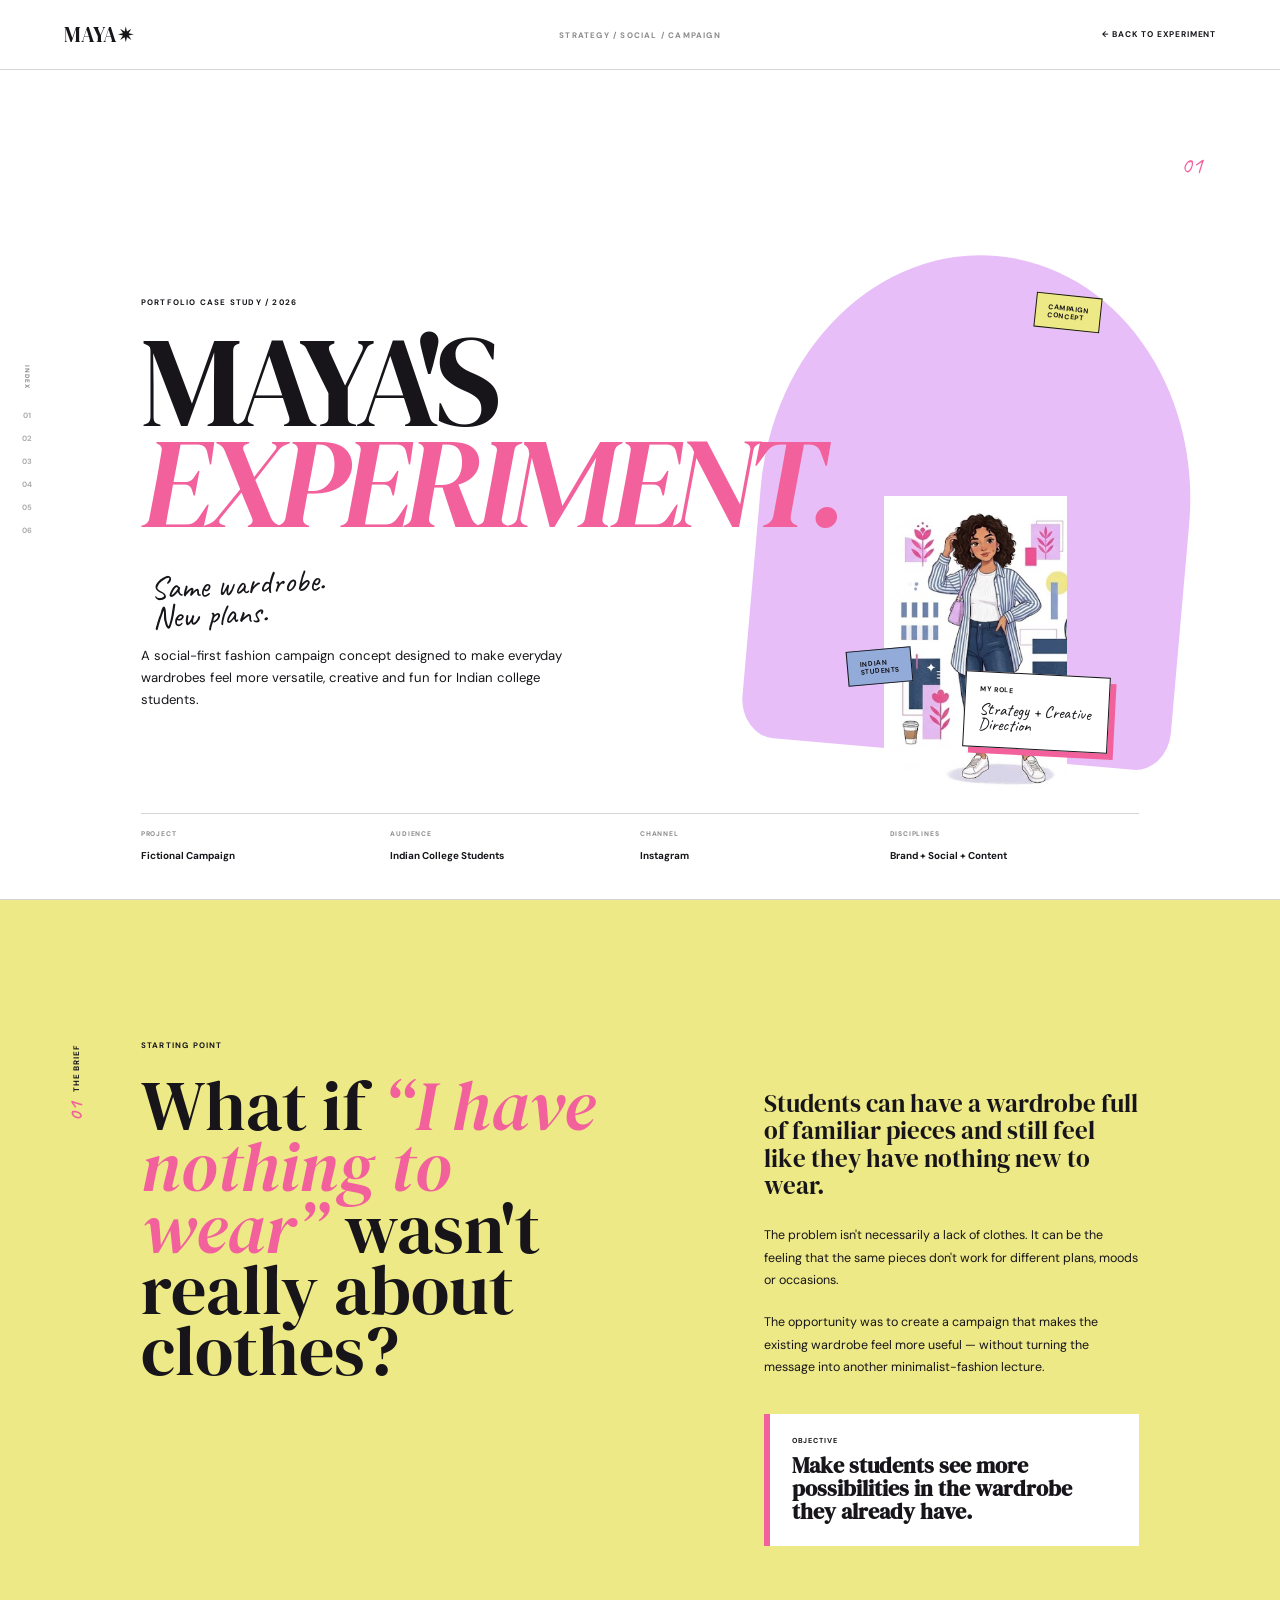
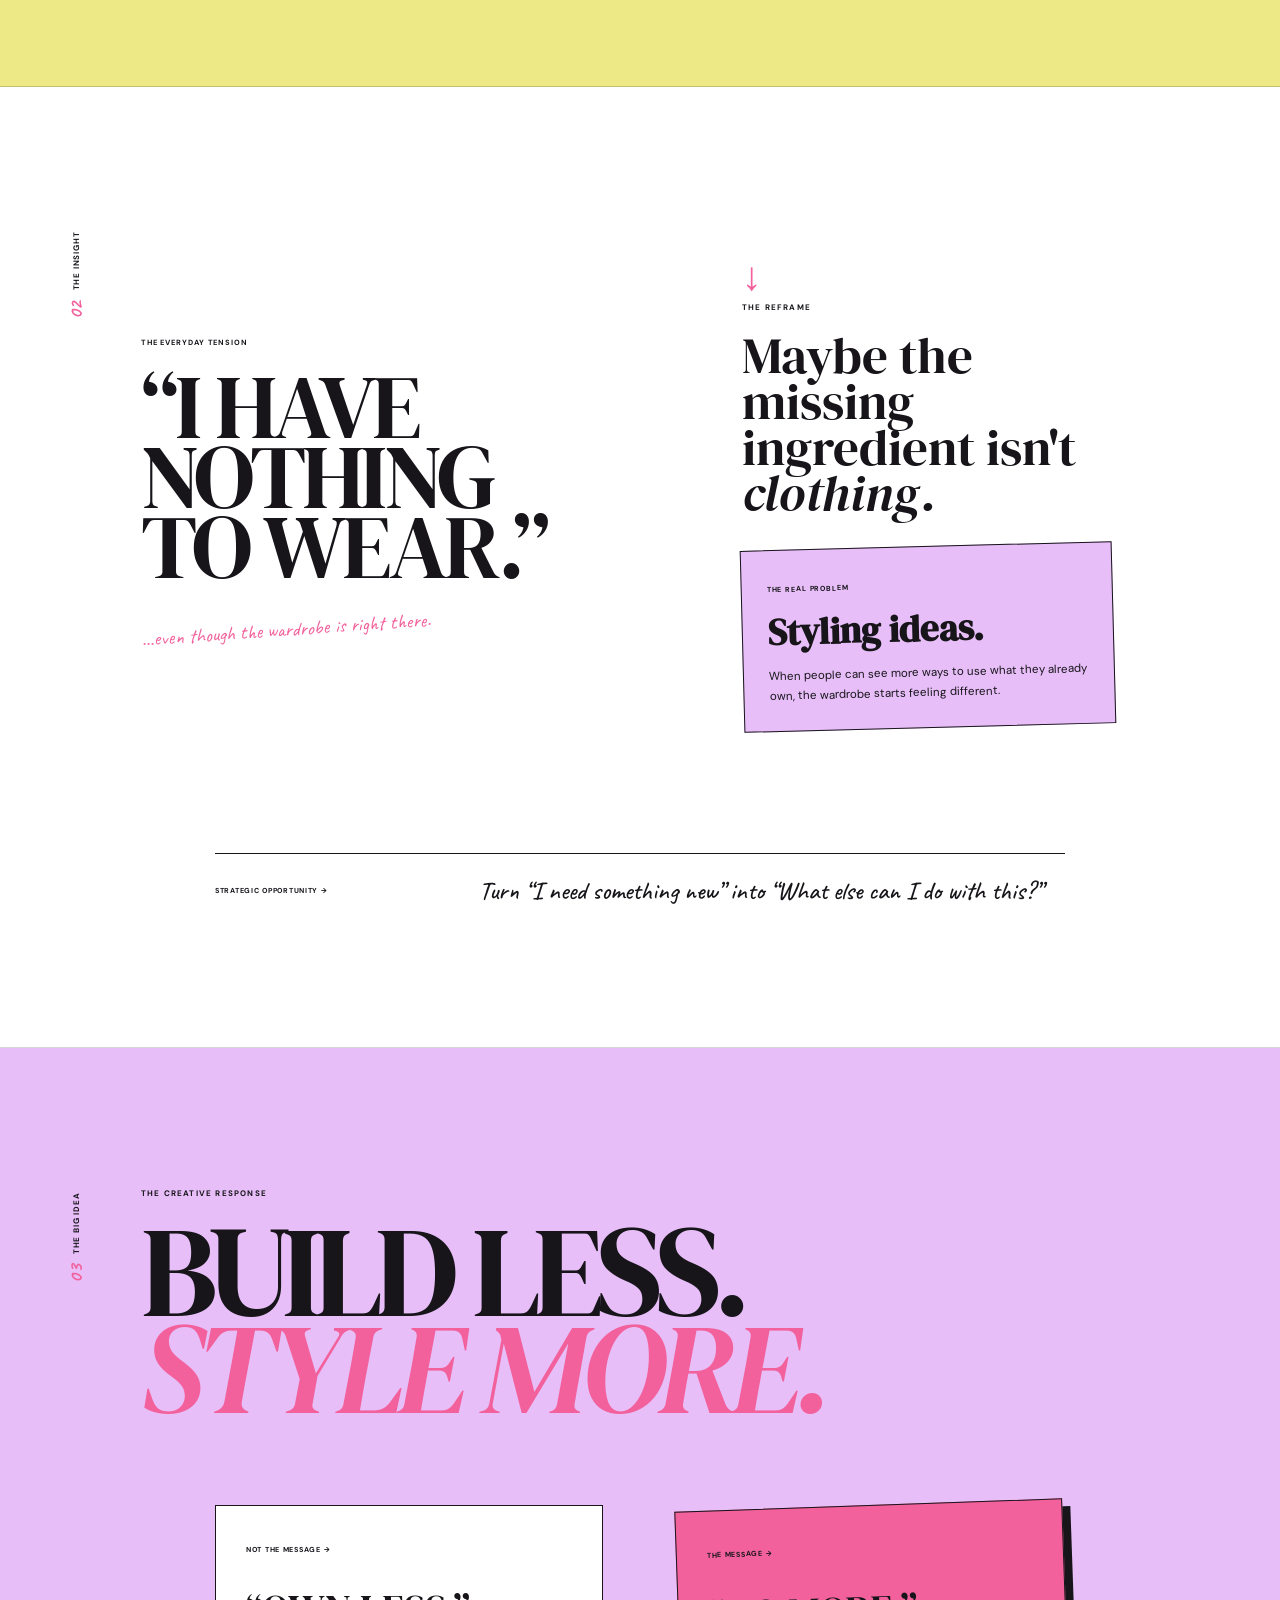
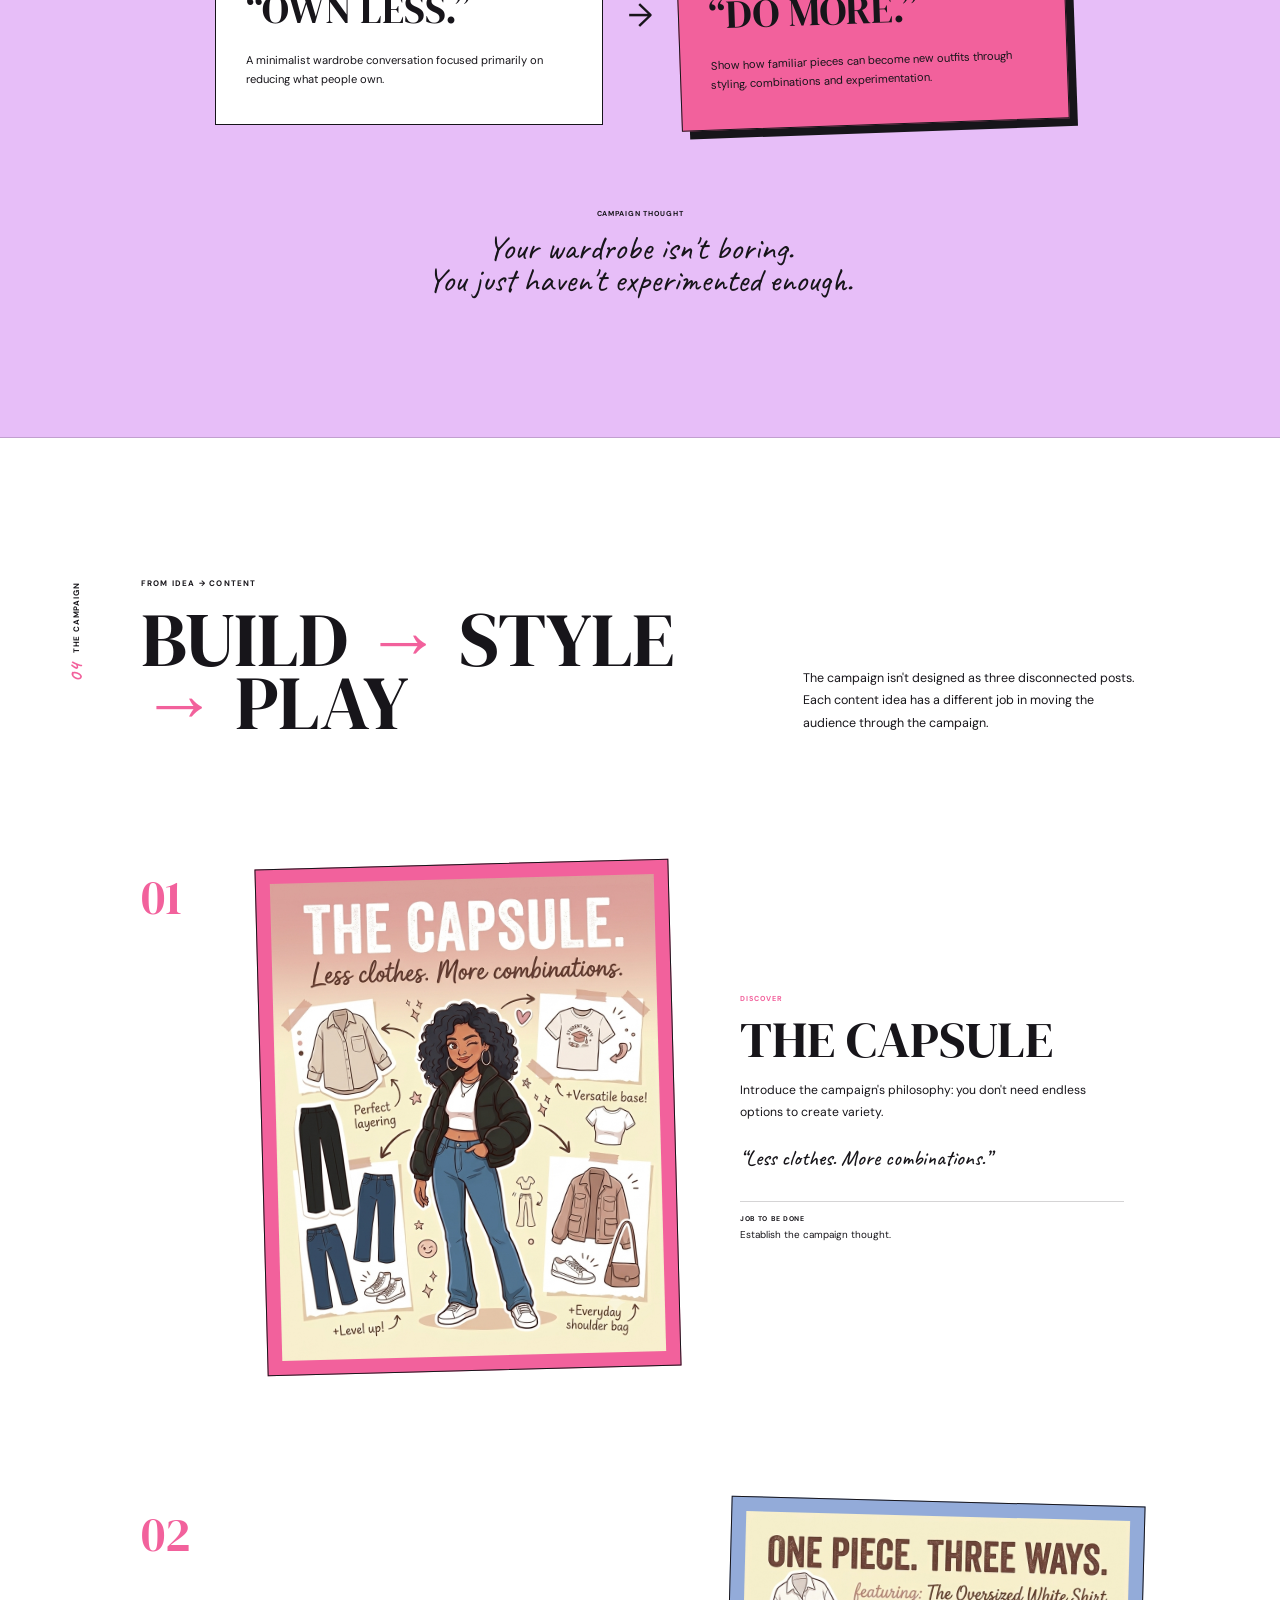
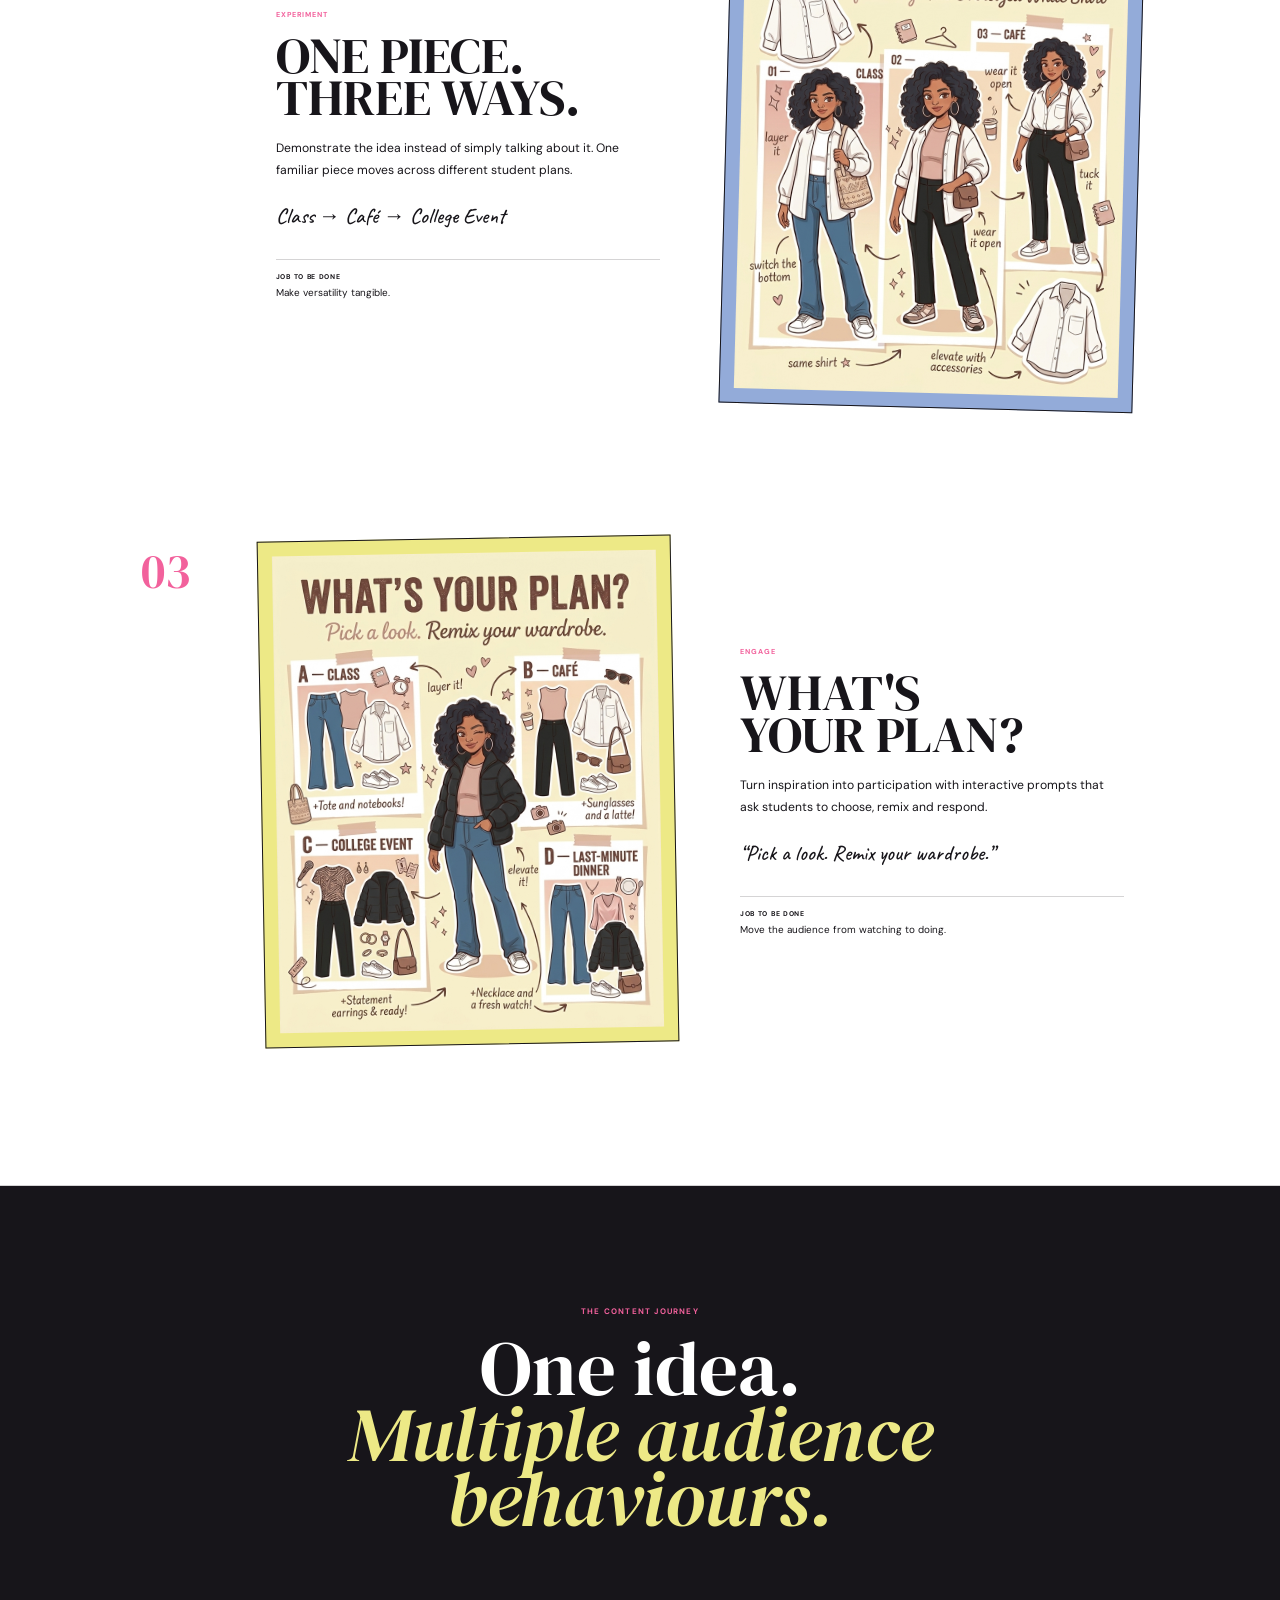
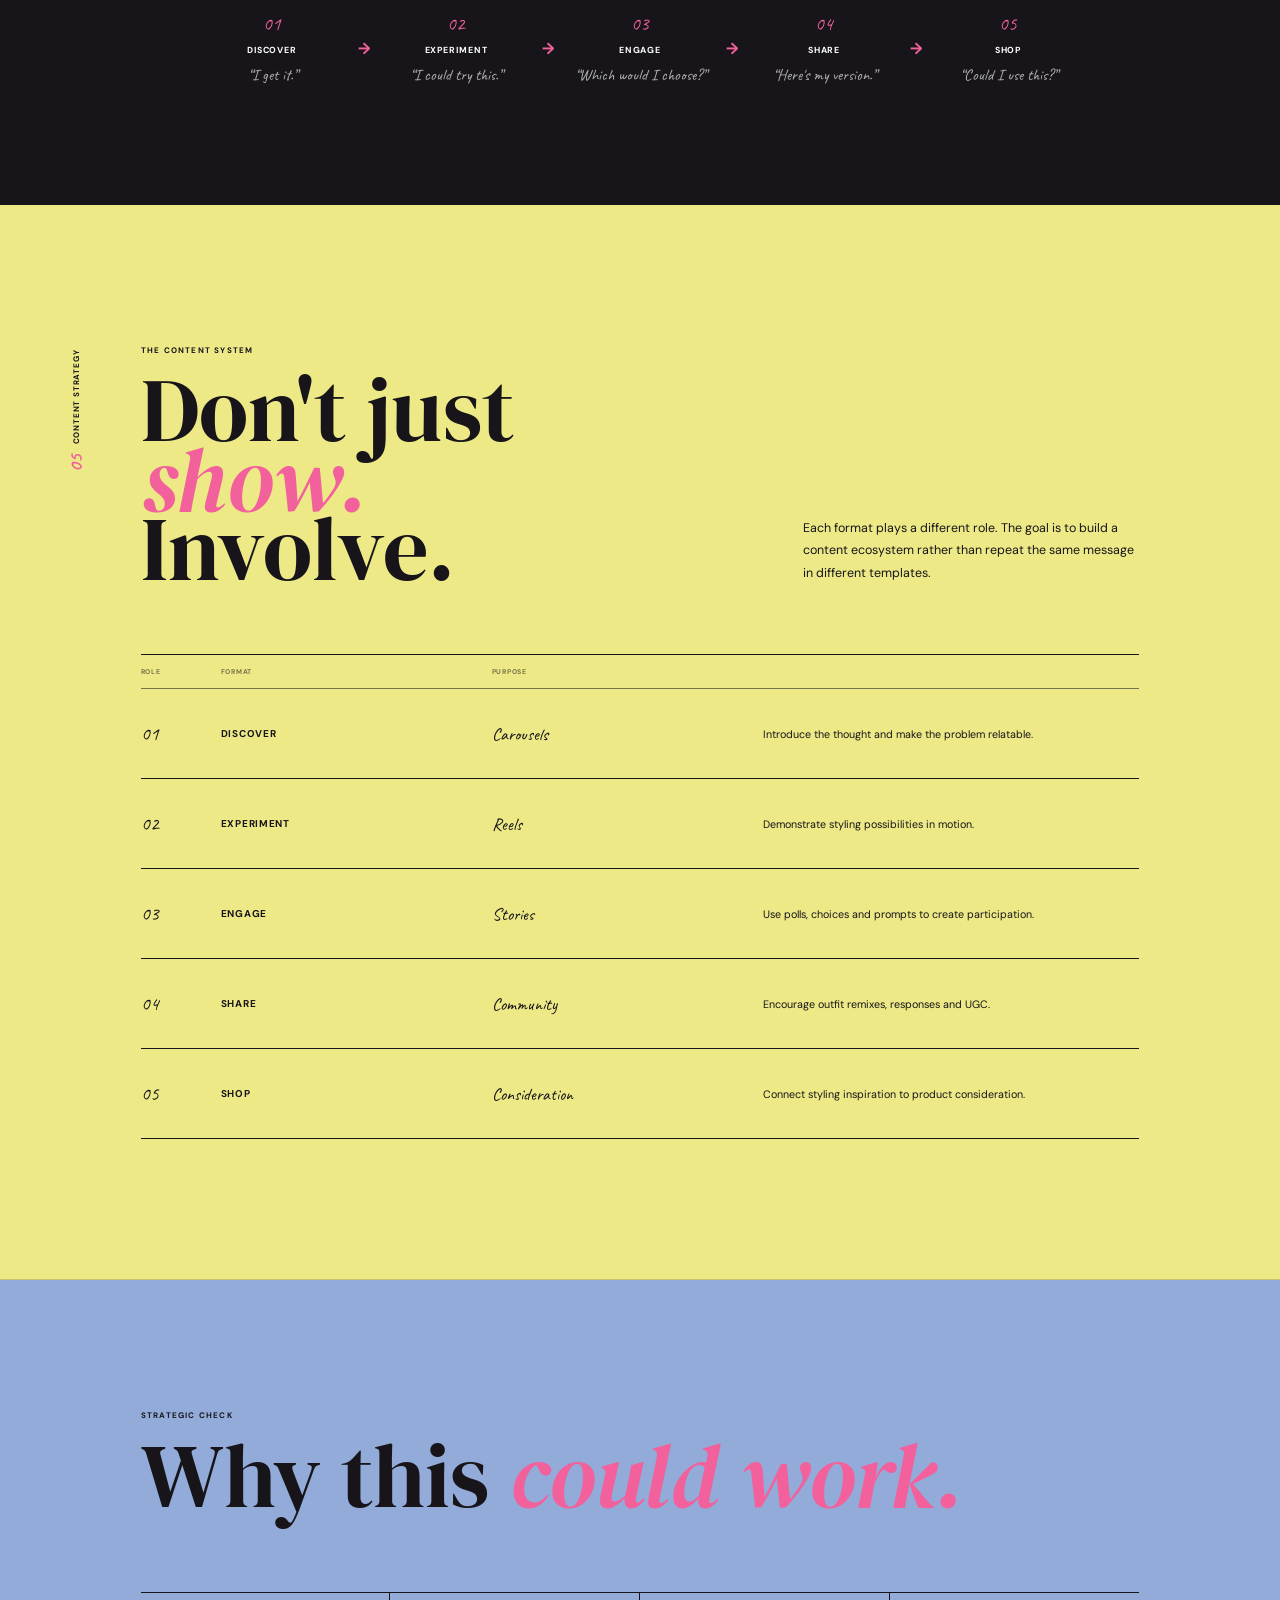
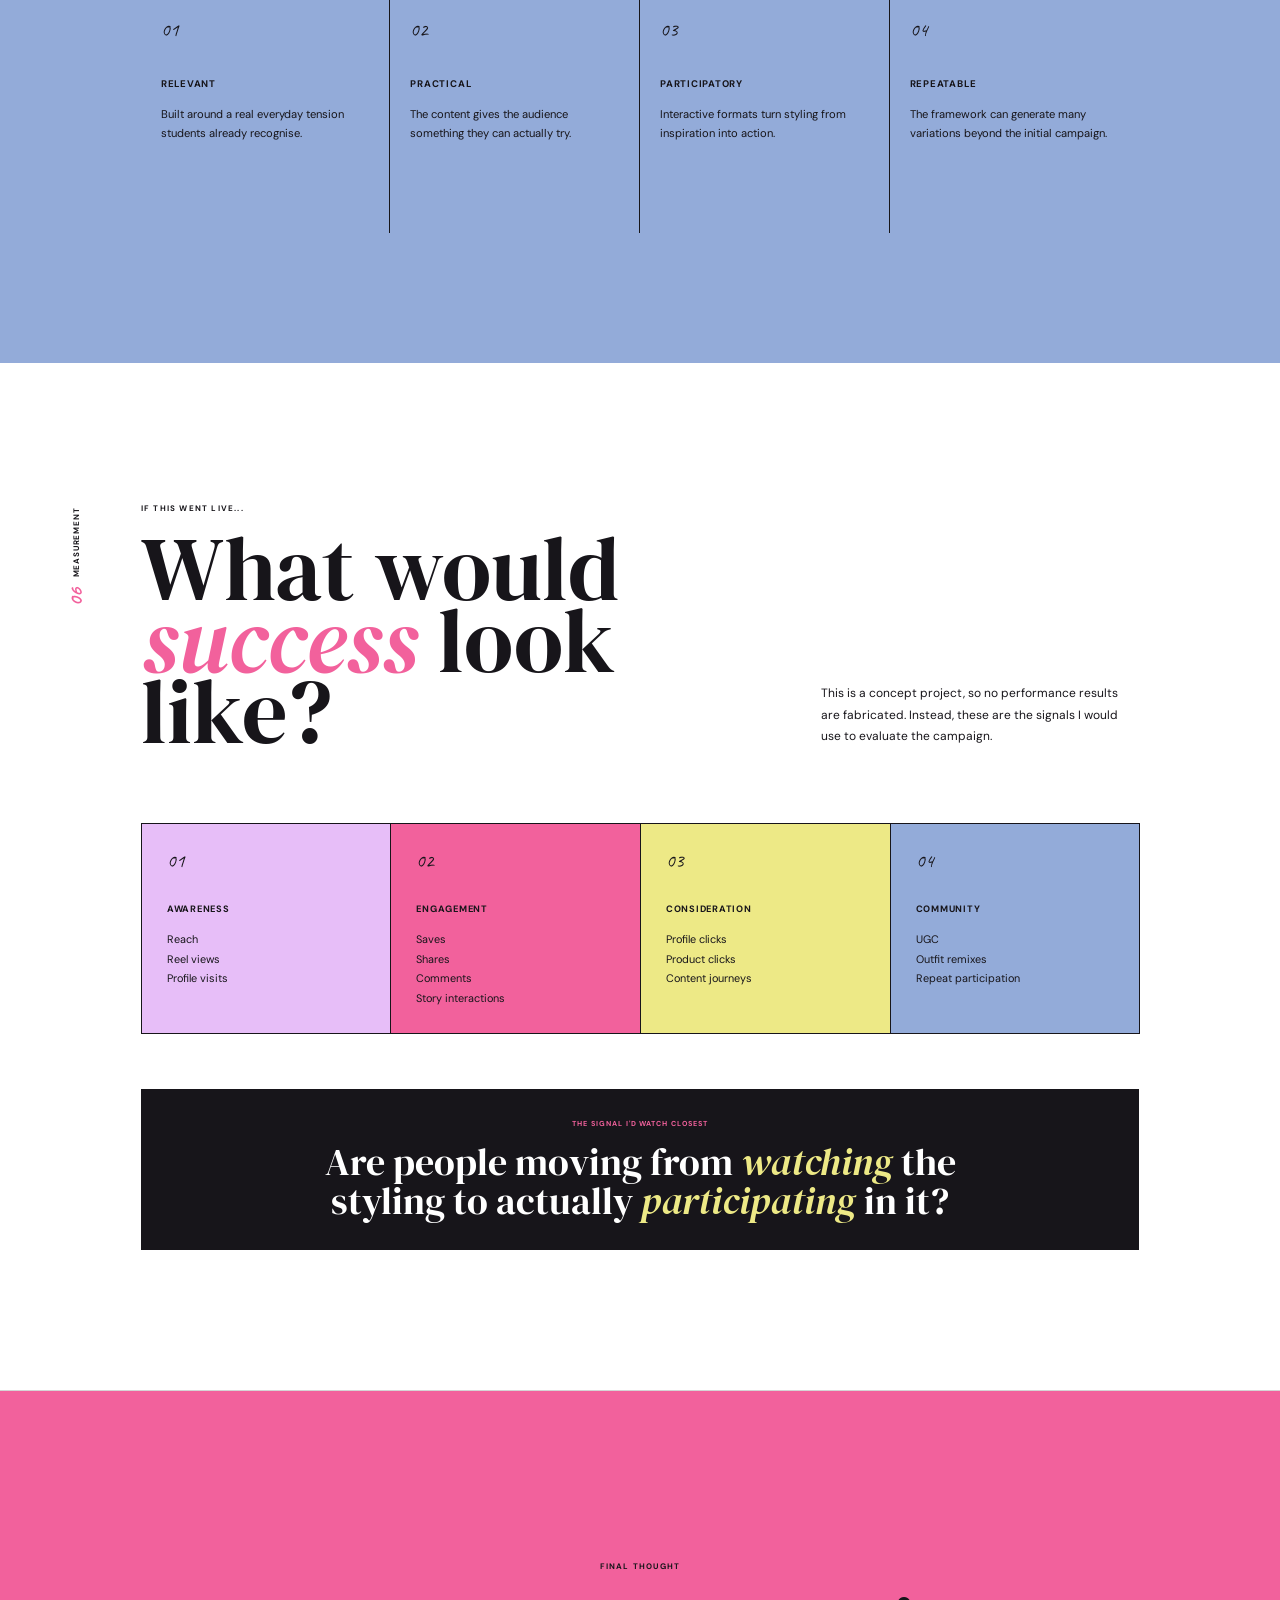
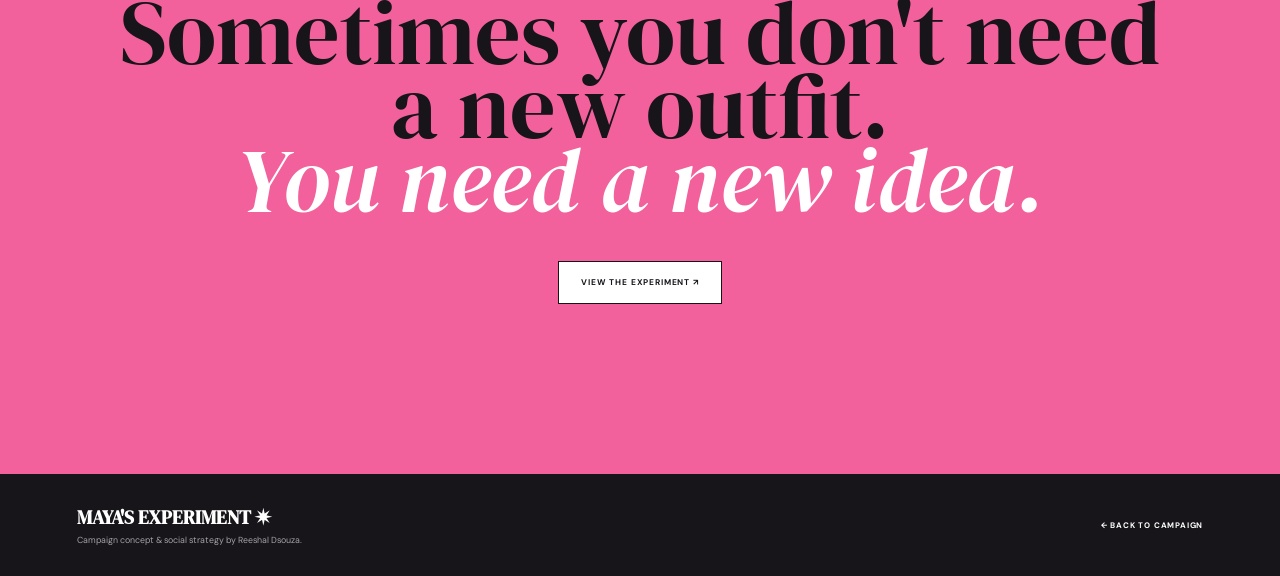
<file: maya-case-study.html>
<!DOCTYPE html>
<html lang="en">
<head>
  <meta charset="UTF-8">
  <meta name="viewport" content="width=device-width, initial-scale=1.0">

  <title>Maya's Experiment — Strategy Case Study</title>

  <link rel="preconnect" href="https://fonts.googleapis.com">
  <link rel="preconnect" href="https://fonts.gstatic.com" crossorigin>

  <link
    href="https://fonts.googleapis.com/css2?family=Caveat:wght@400;500;600;700&family=DM+Sans:wght@400;500;600;700&family=DM+Serif+Display:ital@0;1&display=swap"
    rel="stylesheet"
  >

  <link rel="stylesheet" href="case-study.css">
</head>

<body>

  <!-- =====================================
       TOP NAV
  ====================================== -->

  <header class="topbar">

    <a href="index.html" class="brand">
      MAYA✷
    </a>

    <div class="topbar-middle">
      STRATEGY / SOCIAL / CAMPAIGN
    </div>

    <a href="index.html" class="back-link">
      ← BACK TO EXPERIMENT
    </a>

  </header>


  <!-- =====================================
       SIDE INDEX
  ====================================== -->

  <aside class="side-index">

    <span class="index-title">INDEX</span>

    <a href="#brief">01</a>
    <a href="#insight">02</a>
    <a href="#idea">03</a>
    <a href="#campaign">04</a>
    <a href="#content">05</a>
    <a href="#measurement">06</a>

  </aside>


  <main>


    <!-- =====================================
         HERO
    ====================================== -->

    <section class="hero">

      <div class="hero-number">
        01
      </div>

      <div class="hero-copy">

        <p class="kicker">
          PORTFOLIO CASE STUDY / 2026
        </p>

        <h1>
          MAYA'S
          <br>
          <em>EXPERIMENT.</em>
        </h1>

        <p class="hero-subtitle">
          Same wardrobe.
          <br>
          New plans.
        </p>

        <p class="hero-description">
          A social-first fashion campaign concept
          designed to make everyday wardrobes feel
          more versatile, creative and fun for
          Indian college students.
        </p>

      </div>


      <div class="hero-art">

        <div class="art-label label-one">
          CAMPAIGN<br>
          CONCEPT
        </div>

        <div class="art-label label-two">
          INDIAN<br>
          STUDENTS
        </div>

        <div class="hero-circle"></div>

        <img
          src="may.png" 
          alt="Maya fashion creator illustration"
        >

        <div class="hero-note">
          <span>MY ROLE</span>
          Strategy +
          Creative Direction
        </div>

      </div>


      <div class="hero-meta">

        <div>
          <span>PROJECT</span>
          <strong>Fictional Campaign</strong>
        </div>

        <div>
          <span>AUDIENCE</span>
          <strong>Indian College Students</strong>
        </div>

        <div>
          <span>CHANNEL</span>
          <strong>Instagram</strong>
        </div>

        <div>
          <span>DISCIPLINES</span>
          <strong>Brand + Social + Content</strong>
        </div>

      </div>

    </section>


    <!-- =====================================
         01 / BRIEF
    ====================================== -->

    <section class="editorial-section brief-section" id="brief">

      <div class="section-marker">
        <span>01</span>
        THE BRIEF
      </div>

      <div class="brief-grid">

        <div class="section-intro">

          <p class="kicker">
            STARTING POINT
          </p>

          <h2>
            What if
            <em>“I have nothing to wear”</em>
            wasn't really about clothes?
          </h2>

        </div>

        <div class="brief-copy">

          <p class="large-copy">
            Students can have a wardrobe full of
            familiar pieces and still feel like they
            have nothing new to wear.
          </p>

          <p>
            The problem isn't necessarily a lack of
            clothes. It can be the feeling that the
            same pieces don't work for different
            plans, moods or occasions.
          </p>

          <p>
            The opportunity was to create a campaign
            that makes the existing wardrobe feel
            more useful — without turning the message
            into another minimalist-fashion lecture.
          </p>

          <div class="objective-box">

            <span>OBJECTIVE</span>

            <strong>
              Make students see more possibilities
              in the wardrobe they already have.
            </strong>

          </div>

        </div>

      </div>

    </section>


    <!-- =====================================
         02 / INSIGHT
    ====================================== -->

    <section class="editorial-section insight-section" id="insight">

      <div class="section-marker">
        <span>02</span>
        THE INSIGHT
      </div>

      <div class="insight-layout">

        <div class="quote-block">

          <p class="tiny-label">
            THE EVERYDAY TENSION
          </p>

          <h2>
            “I HAVE<br>
            NOTHING<br>
            TO WEAR.”
          </h2>

          <div class="scribble">
            ...even though the wardrobe
            is right there.
          </div>

        </div>

        <div class="insight-reveal">

          <div class="arrow-mark">
            ↓
          </div>

          <p class="kicker">
            THE REFRAME
          </p>

          <h3>
            Maybe the missing
            ingredient isn't
            <em>clothing.</em>
          </h3>

          <div class="insight-card">

            <span>THE REAL PROBLEM</span>

            <strong>
              Styling ideas.
            </strong>

            <p>
              When people can see more ways to
              use what they already own, the
              wardrobe starts feeling different.
            </p>

          </div>

        </div>

      </div>

      <div class="insight-bottom">

        <span>STRATEGIC OPPORTUNITY →</span>

        <strong>
          Turn “I need something new” into
          “What else can I do with this?”
        </strong>

      </div>

    </section>


    <!-- =====================================
         03 / BIG IDEA
    ====================================== -->

    <section class="editorial-section idea-section" id="idea">

      <div class="section-marker">
        <span>03</span>
        THE BIG IDEA
      </div>

      <div class="idea-heading">

        <p class="kicker">
          THE CREATIVE RESPONSE
        </p>

        <h2>
          BUILD LESS.
          <br>
          <em>STYLE MORE.</em>
        </h2>

      </div>

      <div class="idea-grid">

        <div class="idea-note">

          <span>NOT THE MESSAGE →</span>

          <h3>
            “OWN LESS.”
          </h3>

          <p>
            A minimalist wardrobe conversation
            focused primarily on reducing what
            people own.
          </p>

        </div>

        <div class="idea-arrow">
          →
        </div>

        <div class="idea-note idea-highlight">

          <span>THE MESSAGE →</span>

          <h3>
            “DO MORE.”
          </h3>

          <p>
            Show how familiar pieces can become
            new outfits through styling,
            combinations and experimentation.
          </p>

        </div>

      </div>

      <div class="big-thought">

        <span>CAMPAIGN THOUGHT</span>

        <p>
          Your wardrobe isn't boring.
          <br>
          You just haven't experimented enough.
        </p>

      </div>

    </section>


    <!-- =====================================
         04 / CAMPAIGN SYSTEM
    ====================================== -->

    <section class="editorial-section campaign-section" id="campaign">

      <div class="section-marker">
        <span>04</span>
        THE CAMPAIGN
      </div>

      <div class="campaign-heading">

        <div>

          <p class="kicker">
            FROM IDEA → CONTENT
          </p>

          <h2>
            BUILD
            <span>→</span>
            STYLE
            <span>→</span>
            PLAY
          </h2>

        </div>

        <p>
          The campaign isn't designed as three
          disconnected posts. Each content idea
          has a different job in moving the audience
          through the campaign.
        </p>

      </div>


      <!-- Campaign 01 -->

      <article class="campaign-piece">

        <div class="piece-number">
          01
        </div>

        <div class="piece-image pink-frame">

          <img
            src="capsule.png"
            alt="The Capsule campaign concept"
          >

        </div>

        <div class="piece-copy">

          <p class="piece-stage">
            DISCOVER
          </p>

          <h3>
            THE CAPSULE
          </h3>

          <p>
            Introduce the campaign's philosophy:
            you don't need endless options to
            create variety.
          </p>

          <strong>
            “Less clothes. More combinations.”
          </strong>

          <div class="piece-purpose">
            <span>JOB TO BE DONE</span>
            Establish the campaign thought.
          </div>

        </div>

      </article>


      <!-- Campaign 02 -->

      <article class="campaign-piece reverse">

        <div class="piece-number">
          02
        </div>

        <div class="piece-image blue-frame">

          <img
            src="three_ways.png"
            alt="One Piece Three Ways campaign concept"
          >

        </div>

        <div class="piece-copy">

          <p class="piece-stage">
            EXPERIMENT
          </p>

          <h3>
            ONE PIECE.<br>
            THREE WAYS.
          </h3>

          <p>
            Demonstrate the idea instead of simply
            talking about it. One familiar piece
            moves across different student plans.
          </p>

          <strong>
            Class → Café → College Event
          </strong>

          <div class="piece-purpose">
            <span>JOB TO BE DONE</span>
            Make versatility tangible.
          </div>

        </div>

      </article>


      <!-- Campaign 03 -->

      <article class="campaign-piece">

        <div class="piece-number">
          03
        </div>

        <div class="piece-image yellow-frame">

          <img
            src="plans.png"
            alt="What's Your Plan campaign concept"
          >

        </div>

        <div class="piece-copy">

          <p class="piece-stage">
            ENGAGE
          </p>

          <h3>
            WHAT'S<br>
            YOUR PLAN?
          </h3>

          <p>
            Turn inspiration into participation
            with interactive prompts that ask
            students to choose, remix and respond.
          </p>

          <strong>
            “Pick a look. Remix your wardrobe.”
          </strong>

          <div class="piece-purpose">
            <span>JOB TO BE DONE</span>
            Move the audience from watching to doing.
          </div>

        </div>

      </article>

    </section>


    <!-- =====================================
         CAMPAIGN SYSTEM MAP
    ====================================== -->

    <section class="system-section">

      <div class="system-top">

        <p class="kicker">
          THE CONTENT JOURNEY
        </p>

        <h2>
          One idea.
          <br>
          <em>Multiple audience behaviours.</em>
        </h2>

      </div>

      <div class="system-line">

        <div class="system-step">

          <span>01</span>

          <strong>
            DISCOVER
          </strong>

          <small>
            “I get it.”
          </small>

        </div>

        <b>→</b>

        <div class="system-step">

          <span>02</span>

          <strong>
            EXPERIMENT
          </strong>

          <small>
            “I could try this.”
          </small>

        </div>

        <b>→</b>

        <div class="system-step">

          <span>03</span>

          <strong>
            ENGAGE
          </strong>

          <small>
            “Which would I choose?”
          </small>

        </div>

        <b>→</b>

        <div class="system-step">

          <span>04</span>

          <strong>
            SHARE
          </strong>

          <small>
            “Here's my version.”
          </small>

        </div>

        <b>→</b>

        <div class="system-step">

          <span>05</span>

          <strong>
            SHOP
          </strong>

          <small>
            “Could I use this?”
          </small>

        </div>

      </div>

    </section>


    <!-- =====================================
         05 / CONTENT STRATEGY
    ====================================== -->

    <section class="editorial-section content-section" id="content">

      <div class="section-marker">
        <span>05</span>
        CONTENT STRATEGY
      </div>

      <div class="content-heading">

        <div>

          <p class="kicker">
            THE CONTENT SYSTEM
          </p>

          <h2>
            Don't just
            <em>show.</em>
            <br>
            Involve.
          </h2>

        </div>

        <p>
          Each format plays a different role.
          The goal is to build a content ecosystem
          rather than repeat the same message in
          different templates.
        </p>

      </div>


      <div class="content-table">

        <div class="table-head">
          <span>ROLE</span>
          <span>FORMAT</span>
          <span>PURPOSE</span>
        </div>


        <div class="table-row">

          <span class="row-number">01</span>

          <strong>
            DISCOVER
          </strong>

          <span>
            Carousels
          </span>

          <p>
            Introduce the thought and make
            the problem relatable.
          </p>

        </div>


        <div class="table-row">

          <span class="row-number">02</span>

          <strong>
            EXPERIMENT
          </strong>

          <span>
            Reels
          </span>

          <p>
            Demonstrate styling possibilities
            in motion.
          </p>

        </div>


        <div class="table-row">

          <span class="row-number">03</span>

          <strong>
            ENGAGE
          </strong>

          <span>
            Stories
          </span>

          <p>
            Use polls, choices and prompts
            to create participation.
          </p>

        </div>


        <div class="table-row">

          <span class="row-number">04</span>

          <strong>
            SHARE
          </strong>

          <span>
            Community
          </span>

          <p>
            Encourage outfit remixes,
            responses and UGC.
          </p>

        </div>


        <div class="table-row">

          <span class="row-number">05</span>

          <strong>
            SHOP
          </strong>

          <span>
            Consideration
          </span>

          <p>
            Connect styling inspiration
            to product consideration.
          </p>

        </div>

      </div>

    </section>


    <!-- =====================================
         WHY IT WORKS
    ====================================== -->

    <section class="why-section">

      <div class="why-heading">

        <p class="kicker">
          STRATEGIC CHECK
        </p>

        <h2>
          Why this
          <em>could work.</em>
        </h2>

      </div>


      <div class="why-grid">

        <div>
          <span>01</span>
          <h3>RELEVANT</h3>
          <p>
            Built around a real everyday tension
            students already recognise.
          </p>
        </div>

        <div>
          <span>02</span>
          <h3>PRACTICAL</h3>
          <p>
            The content gives the audience
            something they can actually try.
          </p>
        </div>

        <div>
          <span>03</span>
          <h3>PARTICIPATORY</h3>
          <p>
            Interactive formats turn styling
            from inspiration into action.
          </p>
        </div>

        <div>
          <span>04</span>
          <h3>REPEATABLE</h3>
          <p>
            The framework can generate many
            variations beyond the initial campaign.
          </p>
        </div>

      </div>

    </section>


    <!-- =====================================
         06 / MEASUREMENT
    ====================================== -->

    <section class="editorial-section measurement-section" id="measurement">

      <div class="section-marker">
        <span>06</span>
        MEASUREMENT
      </div>

      <div class="measurement-heading">

        <div>

          <p class="kicker">
            IF THIS WENT LIVE...
          </p>

          <h2>
            What would
            <em>success</em>
            look like?
          </h2>

        </div>

        <p>
          This is a concept project, so no performance
          results are fabricated. Instead, these are
          the signals I would use to evaluate the
          campaign.
        </p>

      </div>


      <div class="metrics">

        <div class="metric">

          <span>01</span>

          <h3>
            AWARENESS
          </h3>

          <p>
            Reach<br>
            Reel views<br>
            Profile visits
          </p>

        </div>


        <div class="metric">

          <span>02</span>

          <h3>
            ENGAGEMENT
          </h3>

          <p>
            Saves<br>
            Shares<br>
            Comments<br>
            Story interactions
          </p>

        </div>


        <div class="metric">

          <span>03</span>

          <h3>
            CONSIDERATION
          </h3>

          <p>
            Profile clicks<br>
            Product clicks<br>
            Content journeys
          </p>

        </div>


        <div class="metric">

          <span>04</span>

          <h3>
            COMMUNITY
          </h3>

          <p>
            UGC<br>
            Outfit remixes<br>
            Repeat participation
          </p>

        </div>

      </div>


      <div class="key-signal">

        <span>THE SIGNAL I'D WATCH CLOSEST</span>

        <strong>
          Are people moving from
          <em>watching</em> the styling
          to actually <em>participating</em> in it?
        </strong>

      </div>

    </section>


    <!-- =====================================
         TAKEAWAY
    ====================================== -->

    <section class="takeaway">

      <p class="kicker">
        FINAL THOUGHT
      </p>

      <h2>
        Sometimes you don't need
        <br>
        a new outfit.
        <br>
        <em>You need a new idea.</em>
      </h2>

      <a href="index.html" class="takeaway-button">
        VIEW THE EXPERIMENT ↗
      </a>

    </section>

  </main>


  <!-- =====================================
       FOOTER
  ====================================== -->

  <footer class="footer">

    <div>

      <strong>
        MAYA'S EXPERIMENT ✷
      </strong>

      <p>
        Campaign concept & social strategy
        by Reeshal Dsouza.
      </p>

    </div>

    <a href="index.html">
      ← BACK TO CAMPAIGN
    </a>

  </footer>


  <script src="case-study.js"></script>

</body>
</html>
</file>
<file: case-study.css>
:root {

  --paper: #FFFFFF;
  --ink: #17151A;

  --pink: #F2619C;
  --lilac: #E7BEF8;
  --blue: #93ABD9;
  --yellow: #EDE986;

  --line: rgba(23, 21, 26, .18);

}


/* =====================================
   RESET
===================================== */

* {
  margin: 0;
  padding: 0;
  box-sizing: border-box;
}


html {
  scroll-behavior: smooth;
}


body {

  background: var(--paper);

  color: var(--ink);

  font-family: "DM Sans", sans-serif;

  overflow-x: hidden;

}


a {

  color: inherit;

  text-decoration: none;

}


img {

  display: block;

  max-width: 100%;

}


button {

  font: inherit;

}


em {

  font-style: italic;

}


/* =====================================
   NAV
===================================== */

.topbar {

  position: sticky;

  top: 0;

  z-index: 100;

  height: 70px;

  padding: 0 5vw;

  background: rgba(255,255,255,.94);

  backdrop-filter: blur(12px);

  border-bottom: 1px solid var(--line);

  display: grid;

  grid-template-columns: 1fr auto 1fr;

  align-items: center;

}


.brand {

  font-family: "DM Serif Display", serif;

  font-size: 1.3rem;

}


.topbar-middle {

  font-size: .5rem;

  font-weight: 700;

  letter-spacing: .15em;

  opacity: .5;

}


.back-link {

  justify-self: end;

  font-size: .52rem;

  font-weight: 700;

  letter-spacing: .1em;

}


.back-link:hover {

  color: var(--pink);

}


/* =====================================
   SIDE INDEX
===================================== */

.side-index {

  position: fixed;

  left: 22px;

  top: 50%;

  transform: translateY(-50%);

  z-index: 50;

  display: flex;

  flex-direction: column;

  align-items: center;

  gap: 13px;

}


.index-title {

  font-size: .4rem;

  font-weight: 700;

  letter-spacing: .15em;

  writing-mode: vertical-rl;

  margin-bottom: 8px;

  opacity: .5;

}


.side-index a {

  font-size: .48rem;

  font-weight: 700;

  opacity: .35;

  transition: .2s ease;

}


.side-index a:hover {

  opacity: 1;

  color: var(--pink);

  transform: scale(1.2);

}


/* =====================================
   GENERAL
===================================== */

.editorial-section {

  position: relative;

  padding: 140px 11vw;

  border-bottom: 1px solid var(--line);

}


.section-marker {

  position: absolute;

  left: 5vw;

  top: 145px;

  display: flex;

  align-items: center;

  gap: 9px;

  font-size: .5rem;

  font-weight: 700;

  letter-spacing: .1em;

  writing-mode: vertical-rl;

  transform: rotate(180deg);

}


.section-marker span {

  font-family: "Caveat", cursive;

  font-size: 1.2rem;

  color: var(--pink);

}


.kicker {

  font-size: .5rem;

  font-weight: 700;

  letter-spacing: .15em;

}


.hero {

  min-height: calc(100vh - 70px);

  position: relative;

  padding: 90px 11vw 50px;

  display: grid;

  grid-template-columns: 1fr .9fr;

  align-items: center;

  border-bottom: 1px solid var(--line);

}


.hero-number {

  position: absolute;

  top: 80px;

  right: 6vw;

  font-family: "Caveat", cursive;

  font-size: 1.5rem;

  color: var(--pink);

}


.hero-copy {

  position: relative;

  z-index: 3;

}


.hero-copy h1 {

  font-family: "DM Serif Display", serif;

  font-size: clamp(5rem, 10vw, 10rem);

  font-weight: 400;

  line-height: .78;

  letter-spacing: -.055em;

  margin: 25px 0;

}


.hero-copy h1 em {

  color: var(--pink);

}


.hero-subtitle {

  font-family: "Caveat", cursive;

  font-size: 2rem;

  line-height: .9;

  transform: rotate(-3deg);

  margin-left: 10px;

}


.hero-description {

  width: min(430px, 100%);

  margin-top: 30px;

  font-size: .82rem;

  line-height: 1.7;

}


.hero-art {

  height: 600px;

  position: relative;

}


.hero-circle {

  position: absolute;

  width: 430px;

  height: 500px;

  background: var(--lilac);

  border-radius: 50% 50% 8% 8%;

  left: 50%;

  top: 50%;

  transform: translate(-50%, -50%) rotate(5deg);

}


.hero-art img {

  position: absolute;

  z-index: 2;

  width: 68%;

  height: 85%;

  left: 16%;

  bottom: 2%;

  object-fit: contain;

  object-position: center bottom;

}


.art-label {

  position: absolute;

  z-index: 4;

  padding: 9px 12px;

  border: 1px solid var(--ink);

  font-size: .43rem;

  font-weight: 700;

  line-height: 1.1;

  letter-spacing: .08em;

}


.label-one {

  top: 15%;

  right: 3%;

  background: var(--yellow);

  transform: rotate(6deg);

}


.label-two {

  left: 2%;

  bottom: 20%;

  background: var(--blue);

  transform: rotate(-5deg);

}


.hero-note {

  position: absolute;

  z-index: 5;

  right: 0;

  bottom: 9%;

  width: 145px;

  padding: 14px;

  background: var(--paper);

  border: 1px solid var(--ink);

  box-shadow: 6px 6px 0 var(--pink);

  font-family: "Caveat", cursive;

  font-size: 1.05rem;

  line-height: .95;

  transform: rotate(3deg);

}


.hero-note span {

  display: block;

  font-family: "DM Sans", sans-serif;

  font-size: .43rem;

  font-weight: 700;

  letter-spacing: .1em;

  margin-bottom: 8px;

}


.hero-meta {

  position: absolute;

  left: 11vw;

  right: 11vw;

  bottom: 35px;

  display: grid;

  grid-template-columns: repeat(4, 1fr);

  border-top: 1px solid var(--line);

  padding-top: 15px;

}


.hero-meta div {

  padding-right: 20px;

}


.hero-meta span {

  display: block;

  font-size: .42rem;

  font-weight: 700;

  letter-spacing: .12em;

  opacity: .5;

  margin-bottom: 5px;

}


.hero-meta strong {

  font-size: .62rem;

}


/* =====================================
   BRIEF
===================================== */

.brief-section {

  background: var(--yellow);

}


.brief-grid {

  display: grid;

  grid-template-columns: 1fr .8fr;

  gap: 12vw;

  max-width: 1050px;

  margin: auto;

}


.section-intro h2 {

  max-width: 650px;

  font-family: "DM Serif Display", serif;

  font-size: clamp(3rem, 5.5vw, 6rem);

  font-weight: 400;

  line-height: .87;

  margin-top: 25px;

}


.section-intro h2 em {

  color: var(--pink);

}


.brief-copy {

  padding-top: 50px;

}


.large-copy {

  font-family: "DM Serif Display", serif;

  font-size: 1.55rem;

  line-height: 1.1;

  margin-bottom: 25px;

}


.brief-copy > p:not(.large-copy) {

  font-size: .78rem;

  line-height: 1.8;

  margin-bottom: 20px;

}


.objective-box {

  margin-top: 35px;

  padding: 22px;

  background: var(--paper);

  border-left: 6px solid var(--pink);

}


.objective-box span {

  display: block;

  font-size: .45rem;

  font-weight: 700;

  letter-spacing: .12em;

  margin-bottom: 10px;

}


.objective-box strong {

  font-family: "DM Serif Display", serif;

  font-size: 1.35rem;

  line-height: 1;

}


/* =====================================
   INSIGHT
===================================== */

.insight-section {

  background: var(--paper);

}


.insight-layout {

  max-width: 1050px;

  margin: auto;

  display: grid;

  grid-template-columns: 1fr 1fr;

  gap: 12vw;

  align-items: center;

}


.tiny-label {

  font-size: .47rem;

  font-weight: 700;

  letter-spacing: .12em;

}


.quote-block h2 {

  font-family: "DM Serif Display", serif;

  font-size: clamp(4rem, 7vw, 8rem);

  font-weight: 400;

  line-height: .78;

  letter-spacing: -.04em;

  margin-top: 25px;

}


.scribble {

  display: inline-block;

  margin-top: 35px;

  font-family: "Caveat", cursive;

  font-size: 1.25rem;

  color: var(--pink);

  transform: rotate(-4deg);

}


.insight-reveal {

  padding: 25px;

}


.arrow-mark {

  font-size: 2.5rem;

  font-family: "Caveat", cursive;

  color: var(--pink);

}


.insight-reveal h3 {

  font-family: "DM Serif Display", serif;

  font-size: clamp(2.5rem, 4vw, 4rem);

  line-height: .9;

  font-weight: 400;

  margin: 20px 0 30px;

}


.insight-card {

  padding: 25px;

  background: var(--lilac);

  border: 1px solid var(--ink);

  transform: rotate(-1.5deg);

}


.insight-card span {

  font-size: .45rem;

  font-weight: 700;

  letter-spacing: .12em;

}


.insight-card strong {

  display: block;

  font-family: "DM Serif Display", serif;

  font-size: 2.3rem;

  margin: 10px 0;

}


.insight-card p {

  font-size: .72rem;

  line-height: 1.7;

}


.insight-bottom {

  max-width: 850px;

  margin: 100px auto 0;

  padding-top: 20px;

  border-top: 1px solid var(--ink);

  display: grid;

  grid-template-columns: .4fr 1fr;

  gap: 30px;

  align-items: center;

}


.insight-bottom span {

  font-size: .45rem;

  font-weight: 700;

  letter-spacing: .1em;

}


.insight-bottom strong {

  font-family: "Caveat", cursive;

  font-size: 1.6rem;

  font-weight: 500;

}


/* =====================================
   IDEA
===================================== */

.idea-section {

  background: var(--lilac);

}


.idea-heading {

  max-width: 1050px;

  margin: auto;

}


.idea-heading h2 {

  font-family: "DM Serif Display", serif;

  font-size: clamp(5rem, 10vw, 10rem);

  line-height: .75;

  font-weight: 400;

  letter-spacing: -.055em;

  margin-top: 25px;

}


.idea-heading h2 em {

  color: var(--pink);

}


.idea-grid {

  max-width: 850px;

  margin: 90px auto 0;

  display: grid;

  grid-template-columns: 1fr auto 1fr;

  gap: 25px;

  align-items: center;

}


.idea-note {

  padding: 30px;

  border: 1px solid var(--ink);

  min-height: 220px;

  background: var(--paper);

}


.idea-note span {

  font-size: .45rem;

  font-weight: 700;

  letter-spacing: .1em;

}


.idea-note h3 {

  font-family: "DM Serif Display", serif;

  font-size: 2.5rem;

  font-weight: 400;

  margin: 25px 0 15px;

}


.idea-note p {

  font-size: .7rem;

  line-height: 1.7;

}


.idea-highlight {

  background: var(--pink);

  transform: rotate(-2deg);

  box-shadow: 8px 8px 0 var(--ink);

}


.idea-arrow {

  font-size: 2rem;

}


.big-thought {

  max-width: 750px;

  margin: 75px auto 0;

  text-align: center;

}


.big-thought span {

  font-size: .45rem;

  font-weight: 700;

  letter-spacing: .12em;

}


.big-thought p {

  font-family: "Caveat", cursive;

  font-size: 2.1rem;

  line-height: .95;

  margin-top: 12px;

}


/* =====================================
   CAMPAIGN
===================================== */

.campaign-section {

  background: var(--paper);

}


.campaign-heading {

  max-width: 1050px;

  margin: auto;

  display: grid;

  grid-template-columns: 1fr .6fr;

  gap: 8vw;

  align-items: end;

}


.campaign-heading h2 {

  font-family: "DM Serif Display", serif;

  font-size: clamp(3rem, 6vw, 6rem);

  line-height: .82;

  font-weight: 400;

  margin-top: 20px;

}


.campaign-heading h2 span {

  color: var(--pink);

}


.campaign-heading > p {

  font-size: .78rem;

  line-height: 1.8;

}


/* Campaign pieces */

.campaign-piece {

  max-width: 1000px;

  margin: 130px auto 0;

  display: grid;

  grid-template-columns: 70px 1fr 1fr;

  gap: 50px;

  align-items: center;

}


.campaign-piece.reverse {

  grid-template-columns: 70px 1fr 1fr;

}


.campaign-piece.reverse .piece-image {

  order: 3;

}


.campaign-piece.reverse .piece-copy {

  order: 2;

}


.piece-number {

  align-self: start;

  font-family: "DM Serif Display", serif;

  font-size: 3rem;

  color: var(--pink);

}


.piece-image {

  padding: 14px;

  border: 1px solid var(--ink);

}


.piece-image img {

  width: 100%;

}


.pink-frame {

  background: var(--pink);

  transform: rotate(-1.5deg);

}


.blue-frame {

  background: var(--blue);

  transform: rotate(1.5deg);

}


.yellow-frame {

  background: var(--yellow);

  transform: rotate(-1deg);

}


.piece-copy {

  padding: 15px;

}


.piece-stage {

  font-size: .45rem;

  font-weight: 700;

  letter-spacing: .13em;

  color: var(--pink);

}


.piece-copy h3 {

  font-family: "DM Serif Display", serif;

  font-size: clamp(2.8rem, 4vw, 4.5rem);

  line-height: .82;

  font-weight: 400;

  margin: 15px 0 20px;

}


.piece-copy > p:not(.piece-stage) {

  font-size: .76rem;

  line-height: 1.8;

  max-width: 400px;

}


.piece-copy strong {

  display: block;

  font-family: "Caveat", cursive;

  font-size: 1.35rem;

  font-weight: 500;

  margin-top: 20px;

}


.piece-purpose {

  margin-top: 30px;

  padding-top: 12px;

  border-top: 1px solid var(--line);

  font-size: .62rem;

}


.piece-purpose span {

  display: block;

  font-size: .43rem;

  font-weight: 700;

  letter-spacing: .1em;

  margin-bottom: 5px;

}


/* =====================================
   SYSTEM
===================================== */

.system-section {

  padding: 120px 8vw;

  background: var(--ink);

  color: var(--paper);

}


.system-top {

  max-width: 900px;

  margin: auto;

  text-align: center;

}


.system-top .kicker {

  color: var(--pink);

}


.system-top h2 {

  font-family: "DM Serif Display", serif;

  font-size: clamp(3rem, 6vw, 6rem);

  line-height: .85;

  font-weight: 400;

  margin-top: 20px;

}


.system-top h2 em {

  color: var(--yellow);

}


.system-line {

  max-width: 1100px;

  margin: 80px auto 0;

  display: flex;

  align-items: center;

  justify-content: center;

  gap: 16px;

}


.system-line > b {

  color: var(--pink);

}


.system-step {

  min-width: 140px;

  text-align: center;

}


.system-step span {

  display: block;

  font-family: "Caveat", cursive;

  font-size: 1.2rem;

  color: var(--pink);

}


.system-step strong {

  display: block;

  font-size: .55rem;

  letter-spacing: .1em;

  margin: 8px 0;

}


.system-step small {

  font-family: "Caveat", cursive;

  font-size: 1rem;

  opacity: .65;

}


/* =====================================
   CONTENT STRATEGY
===================================== */

.content-section {

  background: var(--yellow);

}


.content-heading {

  max-width: 1050px;

  margin: auto;

  display: grid;

  grid-template-columns: 1fr .6fr;

  gap: 8vw;

  align-items: end;

}


.content-heading h2 {

  font-family: "DM Serif Display", serif;

  font-size: clamp(4rem, 7vw, 7rem);

  line-height: .78;

  font-weight: 400;

  margin-top: 20px;

}


.content-heading h2 em {

  color: var(--pink);

}


.content-heading > p {

  font-size: .78rem;

  line-height: 1.8;

}


/* Table */

.content-table {

  max-width: 1050px;

  margin: 70px auto 0;

  border-top: 1px solid var(--ink);

}


.table-head,
.table-row {

  display: grid;

  grid-template-columns: 60px 1fr 1fr 1.5fr;

  gap: 20px;

  align-items: center;

}


.table-head {

  padding: 12px 0;

  font-size: .43rem;

  font-weight: 700;

  letter-spacing: .1em;

  opacity: .55;

  border-bottom: 1px solid var(--ink);

}


.table-row {

  min-height: 90px;

  border-bottom: 1px solid var(--ink);

}


.row-number {

  font-family: "Caveat", cursive;

  font-size: 1.2rem;

}


.table-row strong {

  font-size: .62rem;

  letter-spacing: .07em;

}


.table-row > span:not(.row-number) {

  font-family: "Caveat", cursive;

  font-size: 1.1rem;

}


.table-row p {

  font-size: .67rem;

  line-height: 1.5;

}


/* =====================================
   WHY
===================================== */

.why-section {

  padding: 130px 11vw;

  background: var(--blue);

}


.why-heading {

  max-width: 1050px;

  margin: auto;

}


.why-heading h2 {

  font-family: "DM Serif Display", serif;

  font-size: clamp(4rem, 7vw, 7rem);

  line-height: .8;

  font-weight: 400;

  margin-top: 20px;

}


.why-heading h2 em {

  color: var(--pink);

}


.why-grid {

  max-width: 1050px;

  margin: 80px auto 0;

  display: grid;

  grid-template-columns: repeat(4, 1fr);

  border-top: 1px solid var(--ink);

}


.why-grid > div {

  min-height: 240px;

  padding: 25px 20px;

  border-right: 1px solid var(--ink);

}


.why-grid > div:last-child {

  border-right: 0;

}


.why-grid span {

  font-family: "Caveat", cursive;

  font-size: 1.2rem;

}


.why-grid h3 {

  font-size: .6rem;

  letter-spacing: .08em;

  margin: 35px 0 15px;

}


.why-grid p {

  font-size: .7rem;

  line-height: 1.7;

}


/* =====================================
   MEASUREMENT
===================================== */

.measurement-section {

  background: var(--paper);

}


.measurement-heading {

  max-width: 1050px;

  margin: auto;

  display: grid;

  grid-template-columns: 1fr .55fr;

  gap: 8vw;

  align-items: end;

}


.measurement-heading h2 {

  font-family: "DM Serif Display", serif;

  font-size: clamp(4rem, 7vw, 7rem);

  line-height: .8;

  font-weight: 400;

  margin-top: 20px;

}


.measurement-heading h2 em {

  color: var(--pink);

}


.measurement-heading > p {

  font-size: .75rem;

  line-height: 1.8;

}


.metrics {

  max-width: 1050px;

  margin: 75px auto 0;

  display: grid;

  grid-template-columns: repeat(4, 1fr);

}


.metric {

  min-height: 210px;

  padding: 25px;

  border: 1px solid var(--ink);

  margin-right: -1px;

}


.metric:nth-child(1) {

  background: var(--lilac);

}


.metric:nth-child(2) {

  background: var(--pink);

}


.metric:nth-child(3) {

  background: var(--yellow);

}


.metric:nth-child(4) {

  background: var(--blue);

}


.metric span {

  font-family: "Caveat", cursive;

  font-size: 1.2rem;

}


.metric h3 {

  font-size: .58rem;

  letter-spacing: .08em;

  margin: 30px 0 15px;

}


.metric p {

  font-size: .68rem;

  line-height: 1.8;

}


.key-signal {

  max-width: 1050px;

  margin: 55px auto 0;

  padding: 30px;

  background: var(--ink);

  color: var(--paper);

  text-align: center;

}


.key-signal span {

  display: block;

  font-size: .45rem;

  font-weight: 700;

  letter-spacing: .13em;

  color: var(--pink);

  margin-bottom: 15px;

}


.key-signal strong {

  display: block;

  max-width: 700px;

  margin: auto;

  font-family: "DM Serif Display", serif;

  font-size: clamp(1.5rem, 3vw, 2.5rem);

  line-height: 1;

  font-weight: 400;

}


.key-signal em {

  color: var(--yellow);

}


/* =====================================
   TAKEAWAY
===================================== */

.takeaway {

  padding: 170px 8vw;

  text-align: center;

  background: var(--pink);

}


.takeaway h2 {

  font-family: "DM Serif Display", serif;

  font-size: clamp(3.5rem, 7vw, 7rem);

  line-height: .82;

  font-weight: 400;

  margin: 25px auto 45px;

}


.takeaway h2 em {

  color: var(--paper);

}


.takeaway-button {

  display: inline-block;

  padding: 15px 22px;

  border: 1px solid var(--ink);

  background: var(--paper);

  font-size: .52rem;

  font-weight: 700;

  letter-spacing: .1em;

  transition: .25s ease;

}


.takeaway-button:hover {

  background: var(--ink);

  color: var(--paper);

  transform: translateY(-4px);

}


/* =====================================
   FOOTER
===================================== */

.footer {

  padding: 30px 6vw;

  background: var(--ink);

  color: var(--paper);

  display: flex;

  justify-content: space-between;

  align-items: center;

}


.footer strong {

  font-family: "DM Serif Display", serif;

  font-size: 1.2rem;

}


.footer p {

  font-size: .55rem;

  opacity: .6;

  margin-top: 4px;

}


.footer a {

  font-size: .5rem;

  font-weight: 700;

  letter-spacing: .1em;

}


.footer a:hover {

  color: var(--pink);

}


/* =====================================
   TABLET
===================================== */

@media (max-width: 1000px) {

  .side-index {

    display: none;

  }


  .hero {

    grid-template-columns: 1fr .8fr;

    padding-left: 8vw;

    padding-right: 8vw;

  }


  .hero-copy h1 {

    font-size: clamp(4.5rem, 9vw, 7rem);

  }


  .hero-art {

    height: 500px;

  }


  .hero-circle {

    width: 330px;

    height: 420px;

  }


  .hero-meta {

    left: 8vw;

    right: 8vw;

  }


  .editorial-section {

    padding-left: 8vw;

    padding-right: 8vw;

  }


  .section-marker {

    display: none;

  }


  .campaign-piece {

    grid-template-columns: 45px 1fr 1fr;

    gap: 25px;

  }


  .why-grid {

    grid-template-columns: repeat(2, 1fr);

  }


  .why-grid > div:nth-child(2) {

    border-right: 0;

  }


  .why-grid > div {

    border-bottom: 1px solid var(--ink);

  }


  .metrics {

    grid-template-columns: repeat(2, 1fr);

  }


  .metric {

    margin: 0;

  }


  .metric:nth-child(1),
  .metric:nth-child(2) {

    border-bottom: 0;

  }

}


/* =====================================
   MOBILE
===================================== */

@media (max-width: 700px) {

  .topbar {

    height: 62px;

    grid-template-columns: 1fr auto;

    padding: 0 5vw;

  }


  .topbar-middle {

    display: none;

  }


  .hero {

    min-height: auto;

    display: block;

    padding: 65px 7vw 40px;

  }


  .hero-number {

    top: 30px;

    right: 7vw;

  }


  .hero-copy h1 {

    font-size: clamp(4.3rem, 18vw, 6rem);

  }


  .hero-description {

    max-width: 400px;

  }


  .hero-art {

    height: 430px;

    margin-top: 30px;

  }


  .hero-circle {

    width: 290px;

    height: 370px;

  }


  .hero-art img {

    width: 75%;

    height: 82%;

    left: 12.5%;

  }


  .hero-note {

    right: 0;

    bottom: 3%;

  }


  .hero-meta {

    position: relative;

    left: auto;

    right: auto;

    bottom: auto;

    margin-top: 25px;

    grid-template-columns: 1fr 1fr;

    gap: 20px 10px;

  }


  .editorial-section {

    padding: 85px 7vw;

  }


  .brief-grid,
  .insight-layout,
  .campaign-heading,
  .content-heading,
  .measurement-heading {

    grid-template-columns: 1fr;

    gap: 40px;

  }


  .brief-copy {

    padding-top: 0;

  }


  .section-intro h2 {

    font-size: 3.5rem;

  }


  .quote-block h2 {

    font-size: 4.8rem;

  }


  .insight-reveal {

    padding: 0;

  }


  .insight-bottom {

    grid-template-columns: 1fr;

    gap: 10px;

    margin-top: 60px;

  }


  .idea-heading h2 {

    font-size: 5rem;

  }


  .idea-grid {

    grid-template-columns: 1fr;

    margin-top: 60px;

  }


  .idea-arrow {

    transform: rotate(90deg);

    text-align: center;

  }


  .campaign-piece,
  .campaign-piece.reverse {

    display: flex;

    flex-direction: column;

    align-items: stretch;

    gap: 25px;

    margin-top: 80px;

  }


  .piece-number {

    font-size: 2.5rem;

  }


  .campaign-piece.reverse .piece-image {

    order: initial;

  }


  .campaign-piece.reverse .piece-copy {

    order: initial;

  }


  .piece-copy {

    padding: 0;

  }


  .piece-copy h3 {

    font-size: 3.2rem;

  }


  .system-section {

    padding: 90px 7vw;

  }


  .system-line {

    flex-direction: column;

    gap: 15px;

    margin-top: 55px;

  }


  .system-line > b {

    transform: rotate(90deg);

  }


  .system-step {

    width: 100%;

  }


  .content-table {

    margin-top: 50px;

  }


  .table-head {

    display: none;

  }


  .table-row {

    grid-template-columns: 35px 1fr;

    gap: 8px 15px;

    padding: 20px 0;

  }


  .row-number {

    grid-row: span 2;

  }


  .table-row > span:not(.row-number) {

    font-size: 1rem;

  }


  .table-row p {

    grid-column: 2;

  }


  .why-section {

    padding: 90px 7vw;

  }


  .why-heading h2 {

    font-size: 4.5rem;

  }


  .why-grid {

    grid-template-columns: 1fr;

    margin-top: 55px;

  }


  .why-grid > div {

    border-right: 0;

    min-height: auto;

    padding: 25px 0;

  }


  .why-grid > div:last-child {

    border-bottom: 0;

  }


  .metrics {

    grid-template-columns: 1fr 1fr;

    margin-top: 50px;

  }


  .metric {

    min-height: 165px;

    padding: 18px;

  }


  .metric h3 {

    margin-top: 20px;

  }


  .takeaway {

    padding: 110px 7vw;

  }


  .takeaway h2 {

    font-size: 3.7rem;

  }


  .footer {

    flex-direction: column;

    align-items: flex-start;

    gap: 25px;

    padding: 30px 7vw;

  }

}


/* =====================================
   SMALL PHONES
===================================== */

@media (max-width: 400px) {

  .hero-copy h1 {

    font-size: 4rem;

  }


  .hero-art {

    height: 390px;

  }


  .hero-circle {

    width: 250px;

    height: 330px;

  }


  .hero-art img {

    width: 82%;

    left: 9%;

  }


  .hero-meta {

    grid-template-columns: 1fr;

  }


  .quote-block h2 {

    font-size: 4rem;

  }


  .idea-heading h2 {

    font-size: 4rem;

  }


  .metrics {

    grid-template-columns: 1fr;

  }


  .metric {

    min-height: auto;

  }

}
</file>
